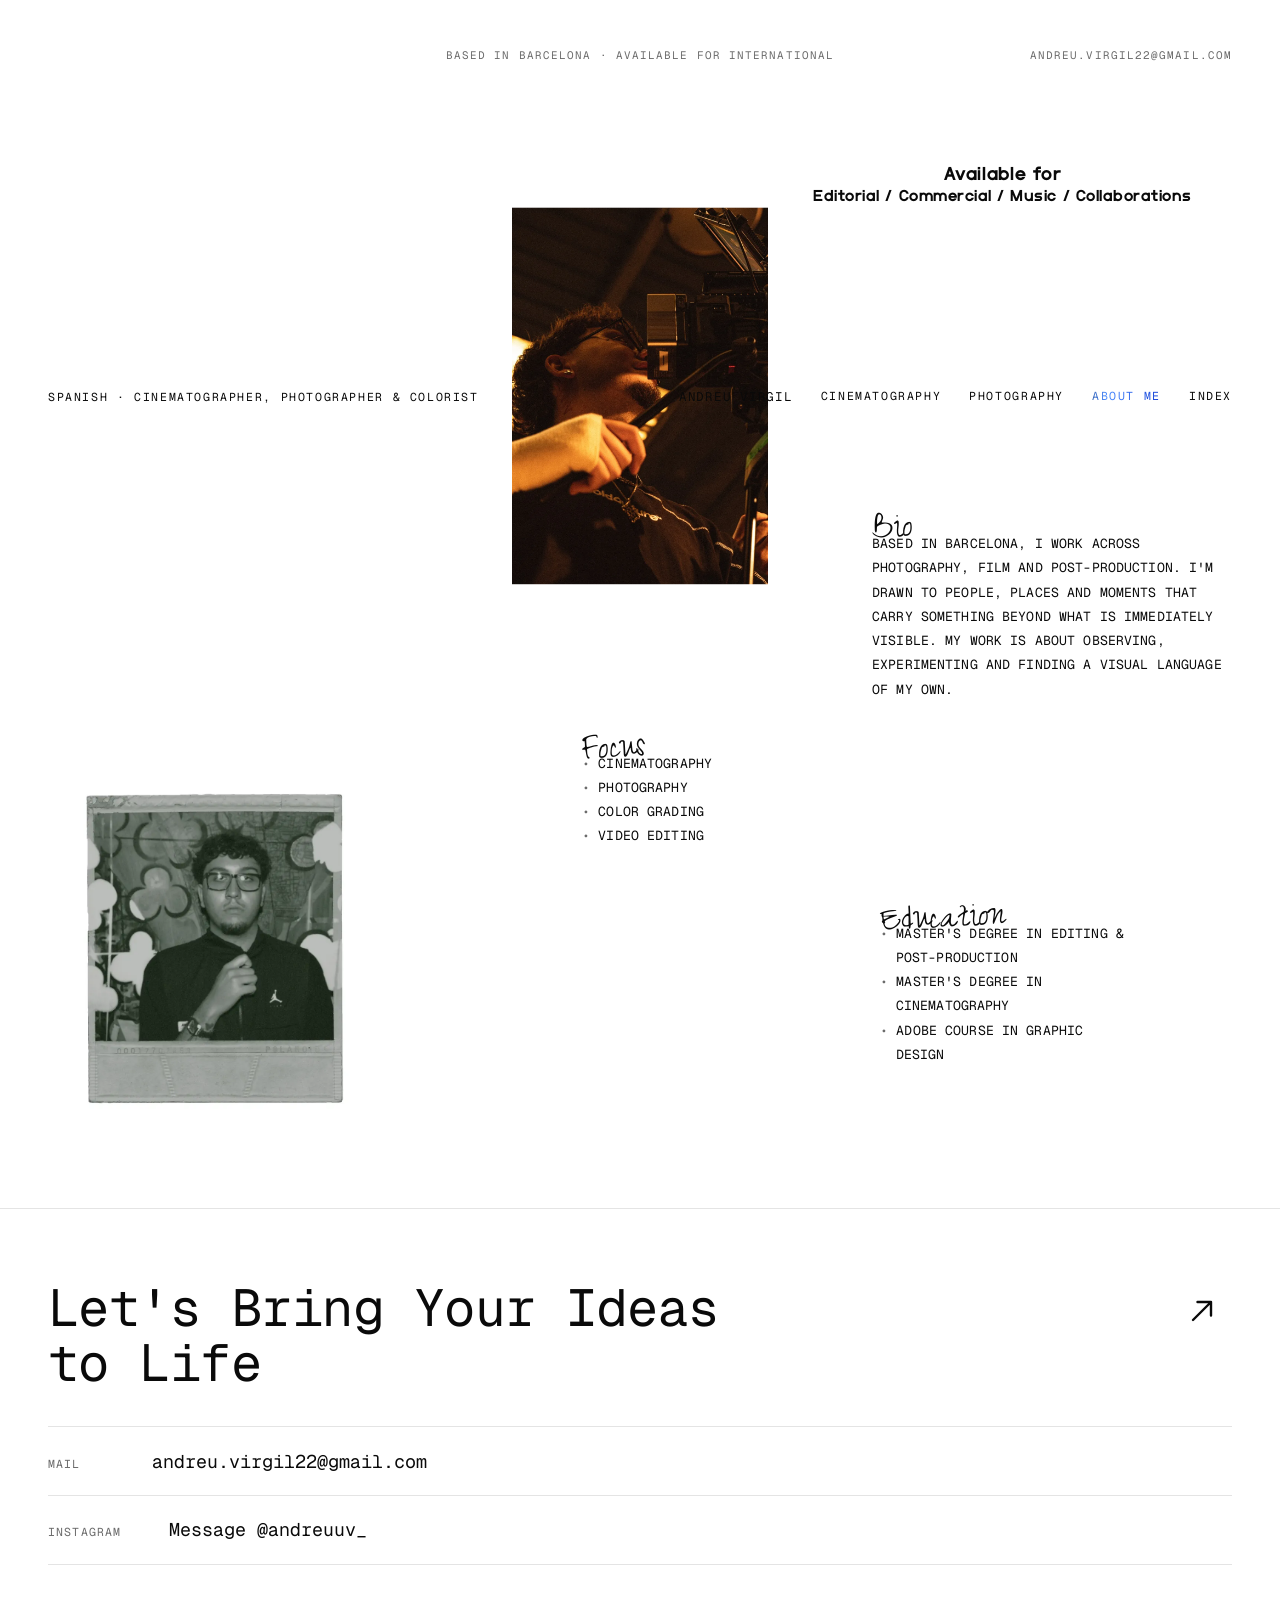
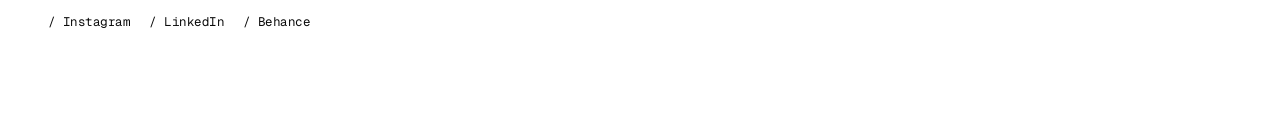
<file: info.html>
<html lang="en">
<meta charset="UTF-8">
<title>Info — Andreu Virgil</title>
<meta name="viewport" content="width=device-width, initial-scale=1">
<meta name="description" content="Andreu Virgil — Spanish cinematographer, photographer and colorist based in Barcelona. Contact and CV.">
<meta name="theme-color" content="#ffffff">
<link rel="canonical" href="https://andreuvirgil.com/info.html">
<meta property="og:type" content="website">
<meta property="og:site_name" content="Andreu Virgil">
<meta property="og:title" content="Info — Andreu Virgil">
<meta property="og:description" content="Andreu Virgil — Spanish cinematographer, photographer and colorist based in Barcelona. Contact and CV.">
<meta property="og:url" content="https://andreuvirgil.com/info.html">
<meta property="og:image" content="https://andreuvirgil.com/assets/images/home-poster.webp">
<meta name="twitter:card" content="summary_large_image">
<link rel="icon" type="image/webp" href="assets/images/favicon.webp">
<link rel="preload" href="assets/fonts/geist-mono/GeistMono-Regular.woff2" as="font" type="font/woff2" crossorigin>
<link rel="preload" href="assets/fonts/epoch/Epoch.otf" as="font" type="font/otf" crossorigin>
<link rel="stylesheet" href="css/style.css">
<link rel="stylesheet" href="css/info.css">
<script src="js/media-placeholder.js"></script>

<body class="info-page-body">

  <div class="info-top">
    <span class="info-top__spacer" aria-hidden="true"></span>
    <span class="info-top__location">Based in Barcelona · Available for international</span>
    <a class="info-top__email" href="mailto:andreu.virgil22@gmail.com">andreu.virgil22@gmail.com</a>
  </div>

  <main class="info-hero">
    <span class="page-contact info-tagline" aria-hidden="false">Spanish · Cinematographer, Photographer &amp; Colorist</span>

    <nav class="site-nav site-nav--light site-nav--corner site-nav--absolute-center" aria-label="Primary">
      <a class="site-nav__brand" href="index.html">Andreu Virgil</a>
      <div class="site-nav__links">
        <a href="film.html">Cinematography</a>
        <a href="photography.html">Photography</a>
        <a href="info.html" aria-current="page">About Me</a>
        <a href="tracklist.html">Index</a>
      </div>
      <button class="site-nav__menu-toggle" type="button" data-menu-open>Menu</button>
    </nav>

    <div class="info-portrait">
      <img src="assets/images/info/portrait.webp" alt="Andreu Virgil" fetchpriority="high" decoding="async"
        data-fallback-label="assets/images/info/portrait.webp">
    </div>

    <div class="info-available">
      <h2>Available for</h2>
      <p>Editorial / Commercial / Music / Collaborations</p>
    </div>

    <div class="info-bio">
      <span class="info-bio__mark">Bio</span>
      <p>
        Based in Barcelona, I work across photography, film and post-production.
        I'm drawn to people, places and moments that carry something beyond what
        is immediately visible. My work is about observing, experimenting and
        finding a visual language of my own.
      </p>
    </div>
  </main>

  <section class="info-more">
    <div class="info-more__photo">
      <img src="assets/images/info/contact.webp" alt="" loading="lazy"
        data-fallback-label="assets/images/info/contact.webp">
    </div>
    <div class="info-more__col info-more__col--focus">
      <span class="info-more__mark">Focus</span>
      <ul class="info-more__list">
        <li>Cinematography</li>
        <li>Photography</li>
        <li>Color Grading</li>
        <li>Video Editing</li>
      </ul>
    </div>
    <div class="info-more__col info-more__col--education">
      <span class="info-more__mark">Education</span>
      <ul class="info-more__list">
        <li>Master's Degree in Editing &amp; Post-Production</li>
        <li>Master's Degree in Cinematography</li>
        <li>Adobe Course in Graphic Design</li>
      </ul>
    </div>
  </section>

  <!-- Rebuilt to match a reference layout Andreu sent (big title + arrow,
       divider, label/value contact rows, social links row below) — per
       explicit "vamos a cambiar el layout" request. Replaces both the old
       giant email/CTA statement and the standalone .info-socials nav that
       used to sit above it (folded in here instead, so the social links
       only appear once on the page). -->
  <section class="info-contact">
    <header class="info-contact__head">
      <h2 class="info-contact__title">Let's Bring Your Ideas to Life</h2>
      <a class="info-contact__arrow" href="mailto:andreu.virgil22@gmail.com" aria-label="Email Andreu">
        <svg viewBox="0 0 24 24" fill="none" stroke="currentColor" stroke-width="1.6" stroke-linecap="round" stroke-linejoin="round"><path d="M6 18L18 6M18 6H9M18 6V15"/></svg>
      </a>
    </header>

    <div class="info-contact__rows">
      <div class="info-contact__row">
        <span class="info-contact__row-label">Mail</span>
        <a class="info-contact__row-value" href="mailto:andreu.virgil22@gmail.com">andreu.virgil22@gmail.com</a>
      </div>
      <div class="info-contact__row">
        <span class="info-contact__row-label">Instagram</span>
        <a class="info-contact__row-value" href="https://ig.me/m/andreuuv_" target="_blank" rel="noopener noreferrer">Message @andreuuv_</a>
      </div>
    </div>

    <nav class="info-contact__socials" aria-label="Social">
      <a href="https://www.instagram.com/andreuuv_/" target="_blank" rel="noopener noreferrer">/ Instagram</a>
      <a href="https://www.linkedin.com/in/andreu-virgil-507486316/" target="_blank" rel="noopener noreferrer">/ LinkedIn</a>
      <a href="https://www.behance.net/andreuuv/projects" target="_blank" rel="noopener noreferrer">/ Behance</a>
    </nav>
  </section>

  <!-- ============ Overlay menu (mobile nav + INDEX) ============ -->
  <div class="overlay-menu" id="overlay-menu" aria-hidden="true">
    <div class="overlay-menu__top">
      <a class="label" href="tracklist.html">Index</a>
      <button class="overlay-menu__close" type="button" data-menu-close>Close</button>
    </div>
    <div class="overlay-menu__body">
      <div>
        <div class="overlay-menu__group-title">Work</div>
        <div class="overlay-menu__links">
          <a href="film.html">Cinematography</a>
          <a href="photography.html">Photography</a>
        </div>
        <div class="overlay-menu__sub">
          <a href="photography.html#analog">Analog</a>
          <a href="photography.html#digital">Digital</a>
        </div>
      </div>
      <div>
        <div class="overlay-menu__group-title">Studio</div>
        <div class="overlay-menu__links">
          <a href="info.html">About Me</a>
          <a href="index.html">Home</a>
        </div>
      </div>
    </div>
    <div class="overlay-menu__bottom">
      <a href="mailto:andreu.virgil22@gmail.com">andreu.virgil22@gmail.com</a>
      <span>Barcelona · Available for international</span>
    </div>
  </div>

  <script src="js/nav.js"></script>
  <script src="js/info.js"></script>
  <!-- js/info-fit.js dropped from this page — it only ever targeted the
       old giant email/CTA statement, which this section replaced. Left
       the file itself on disk in case that comes back. -->
</body>
</file>
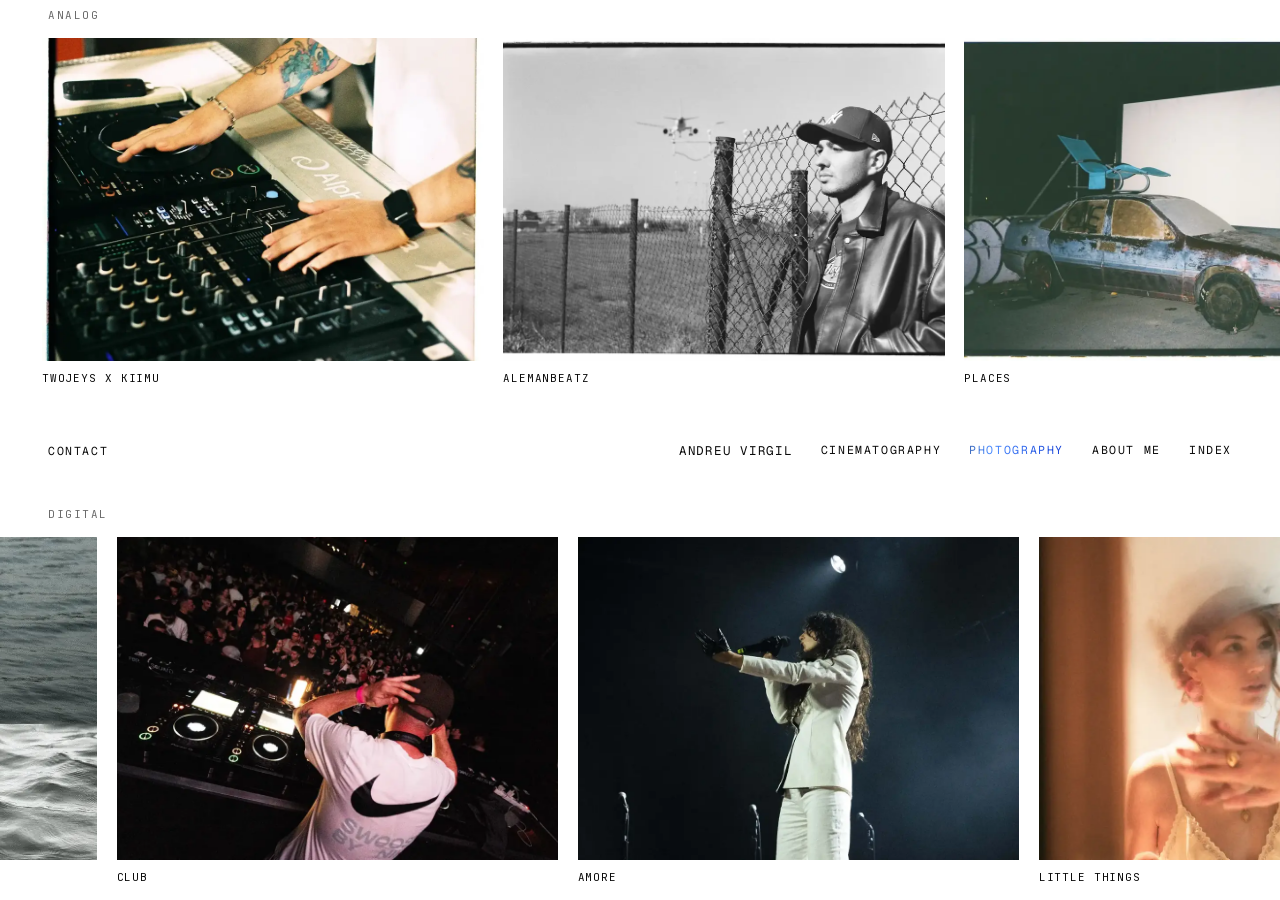
<file: photography.html>
<html lang="en">
<meta charset="UTF-8">
<title>Photography — Andreu Virgil</title>
<meta name="viewport" content="width=device-width, initial-scale=1">
<meta name="description" content="Analog and digital photography collections by Andreu Virgil.">
<meta name="theme-color" content="#ffffff">
<link rel="canonical" href="https://andreuvirgil.com/photography.html">
<meta property="og:type" content="website">
<meta property="og:site_name" content="Andreu Virgil">
<meta property="og:title" content="Photography — Andreu Virgil">
<meta property="og:description" content="Analog and digital photography collections by Andreu Virgil.">
<meta property="og:url" content="https://andreuvirgil.com/photography.html">
<meta property="og:image" content="https://andreuvirgil.com/assets/images/home-poster.webp">
<meta name="twitter:card" content="summary_large_image">
<link rel="icon" type="image/webp" href="assets/images/favicon.webp">
<link rel="preload" href="assets/fonts/geist-mono/GeistMono-Regular.woff2" as="font" type="font/woff2" crossorigin>
<link rel="preload" href="assets/fonts/jetbrains-mono/JetBrainsMono-latin.woff2" as="font" type="font/woff2" crossorigin>
<link rel="stylesheet" href="css/style.css">
<link rel="stylesheet" href="css/photography.css">
<script src="js/media-placeholder.js"></script>

<body class="photo-page-body">

  <nav class="site-nav site-nav--light site-nav--corner site-nav--pin-viewport" aria-label="Primary">
    <a class="site-nav__brand" href="index.html">Andreu Virgil</a>
    <div class="site-nav__links">
      <a href="film.html">Cinematography</a>
      <a href="photography.html" aria-current="page">Photography</a>
      <a href="info.html">About Me</a>
      <a href="tracklist.html">Index</a>
    </div>
    <button class="site-nav__menu-toggle" type="button" data-menu-open>Menu</button>
  </nav>

  <a class="page-contact" href="https://www.instagram.com/andreuuv_/" target="_blank" rel="noopener noreferrer">Contact</a>

  <main class="photo-page">
    <section id="analog" class="photo-strip-section photo-strip-section--top">
      <span class="photo-strip-section__label">Analog</span>
      <div id="grid-analog" class="photo-strip"></div>
    </section>

    <section id="digital" class="photo-strip-section photo-strip-section--bottom">
      <span class="photo-strip-section__label">Digital</span>
      <div id="grid-digital" class="photo-strip photo-strip--reverse"></div>
    </section>
  </main>

  <!-- ============ Overlay menu (mobile nav + INDEX) ============ -->
  <div class="overlay-menu" id="overlay-menu" aria-hidden="true">
    <div class="overlay-menu__top">
      <a class="label" href="tracklist.html">Index</a>
      <button class="overlay-menu__close" type="button" data-menu-close>Close</button>
    </div>
    <div class="overlay-menu__body">
      <div>
        <div class="overlay-menu__group-title">Work</div>
        <div class="overlay-menu__links">
          <a href="film.html">Cinematography</a>
          <a href="photography.html">Photography</a>
        </div>
        <div class="overlay-menu__sub">
          <a href="photography.html#analog">Analog</a>
          <a href="photography.html#digital">Digital</a>
        </div>
      </div>
      <div>
        <div class="overlay-menu__group-title">Studio</div>
        <div class="overlay-menu__links">
          <a href="info.html">About Me</a>
          <a href="index.html">Home</a>
        </div>
      </div>
    </div>
    <div class="overlay-menu__bottom">
      <a href="mailto:andreu.virgil22@gmail.com">andreu.virgil22@gmail.com</a>
      <span>Barcelona · Available for international</span>
    </div>
  </div>

  <script src="js/photography.js"></script>
  <script src="js/nav.js"></script>
</body>
</file>
<file: css/style.css>
/* ==========================================================================
   ANDREU VIRGIL — PORTFOLIO
   Global stylesheet: tokens, reset, nav, footer, grids, utilities
   ========================================================================== */

/* Self-hosted fonts (no render-blocking Google Fonts @import — it used to
   pull 6 families, only JetBrains Mono and Zeyada were actually used).
   JetBrains Mono is a variable font (one file covers 400/500). */
@font-face {
  font-family: 'JetBrains Mono';
  src: url('../assets/fonts/jetbrains-mono/JetBrainsMono-latin.woff2') format('woff2');
  font-weight: 100 800;
  font-style: normal;
  font-display: swap;
}
@font-face {
  font-family: 'Zeyada';
  src: url('../assets/fonts/zeyada/Zeyada-latin.woff2') format('woff2');
  font-weight: 400;
  font-style: normal;
  font-display: swap;
}

/* Courier Prime — self-hosted from the files supplied by Andreu
   (assets/fonts/courier-prime/), used for the home page's top-bar texts. */
@font-face {
  font-family: 'Courier Prime';
  src: url('../assets/fonts/courier-prime/CourierPrime-Regular.ttf') format('truetype');
  font-weight: 400;
  font-style: normal;
  font-display: swap;
}
@font-face {
  font-family: 'Courier Prime';
  src: url('../assets/fonts/courier-prime/CourierPrime-Bold.ttf') format('truetype');
  font-weight: 700;
  font-style: normal;
  font-display: swap;
}
@font-face {
  font-family: 'Courier Prime';
  src: url('../assets/fonts/courier-prime/CourierPrime-Italic.ttf') format('truetype');
  font-weight: 400;
  font-style: italic;
  font-display: swap;
}
@font-face {
  font-family: 'Courier Prime';
  src: url('../assets/fonts/courier-prime/CourierPrime-BoldItalic.ttf') format('truetype');
  font-weight: 700;
  font-style: italic;
  font-display: swap;
}

/* Geist Mono — self-hosted from the file supplied by Andreu
   (assets/fonts/geist-mono/), used regular-weight for the home page's
   top nav (name + Photography/Cinematography/Index/About Me). It's a
   variable font; we only need the Regular instance here. */
@font-face {
  font-family: 'Geist Mono';
  src: url('../assets/fonts/geist-mono/GeistMono-Regular.woff2') format('woff2'),
       url('../assets/fonts/geist-mono/GeistMono-VariableFont_wght.ttf') format('truetype-variations');
  font-weight: 400;
  font-style: normal;
  font-display: swap;
}

/* Epoch — self-hosted from the file supplied by Andreu
   (assets/fonts/epoch/), used for the home page's bottom-left big menu
   (Photography/Cinematography/Index/About me). */
@font-face {
  font-family: 'Epoch';
  src: url('../assets/fonts/epoch/Epoch.otf') format('opentype');
  font-weight: 400;
  font-style: normal;
  font-display: swap;
}

/* LEMON MILK — self-hosted from the file supplied by Andreu
   (assets/fonts/lemon-milk/), used for the Info page's big email/CTA
   statement. Only the Bold cut is installed (that's all that was asked
   for). LICENSE NOTE: the free version is donationware — free for
   personal/non-commercial use, requests a "pay what you want" donation
   for commercial use (see assets/fonts/lemon-milk/LICENSE.txt) — this is
   a commercial portfolio site, so a donation to the type designer
   (marsnev@marsnev.com / marsnev.com) would be the right thing to do.
   Also: the free cut has NO lowercase glyphs at all (uppercase-only) —
   always pair with text-transform:uppercase, never render it lowercase. */
@font-face {
  font-family: 'LEMON MILK';
  src: url('../assets/fonts/lemon-milk/LEMONMILK-Bold.otf') format('opentype');
  font-weight: 700;
  font-style: normal;
  font-display: swap;
}

:root {
  --bg: #ffffff;
  --fg: #0a0a0a;
  --fg-soft: #6b6b6b;
  --line: #e4e4e4;
  --overlay-fg: #f5f5f5;
  --overlay-fg-soft: rgba(245, 245, 245, 0.72);

  --font-mono: 'JetBrains Mono', ui-monospace, SFMono-Regular, Menlo, Consolas, monospace;
  --font-hand: 'Zeyada', cursive; /* matches the "Bio" mark on the real andreuuv.xyz */
  --font-courier: 'Courier Prime', 'Courier New', ui-monospace, monospace;
  --font-geist: 'Geist Mono', ui-monospace, SFMono-Regular, Menlo, monospace;
  --font-display: 'Epoch', 'Oswald', ui-sans-serif, system-ui, sans-serif; /* home page's bottom-left big menu */
  /* Info page's big email/CTA statement — Bebas Neue, from Google Fonts
     (OFL license, no restrictions), per Andreu's exact Photoshop mockup
     specs (font/size/tracking measured directly from his file). Tried
     Epoch, Archivo Black, Space Grotesk, LEMON MILK, and Arial Black
     before landing here. Single weight (Regular) — it's a condensed
     display face, no bold cut needed or available. */
  --font-square: 'Bebas Neue', ui-sans-serif, sans-serif;

  --nav-gap: clamp(1.5rem, 4vw, 5.5rem);
  --edge: clamp(1.25rem, 4vw, 3rem);
  --max-w: 1800px;

  --dur: 0.4s;
  --ease: cubic-bezier(.16,.84,.44,1);
}

* { box-sizing: border-box; }
html { -webkit-text-size-adjust: 100%; }

body {
  margin: 0;
  background: var(--bg);
  color: var(--fg);
  font-family: var(--font-mono);
  font-weight: 400;
  -webkit-font-smoothing: antialiased;
  /* overflow-y must stay explicit: setting only overflow-x makes the UA
     compute overflow-y as `auto`, which turns <body> into its own scroll
     container instead of the viewport — and that breaks/repaints
     `position: fixed` elements unreliably in some engines. */
  overflow-x: hidden;
  overflow-y: visible;
}

img, video { max-width: 100%; display: block; }

a { color: inherit; text-decoration: none; }

ul { list-style: none; margin: 0; padding: 0; }

button {
  font-family: inherit;
  background: none;
  border: none;
  color: inherit;
  cursor: pointer;
  padding: 0;
}

.label {
  font-size: 0.72rem;
  letter-spacing: 0.14em;
  text-transform: uppercase;
}

.visually-hidden {
  position: absolute;
  width: 1px; height: 1px;
  overflow: hidden;
  clip: rect(0 0 0 0);
  white-space: nowrap;
}

/* --------------------------------------------------------------------------
   NAV — shared across every page. Two visual modes:
   .site-nav--overlay  → light text over a photo/video (home)
   .site-nav--light    → dark text on white background (inner pages)
   -------------------------------------------------------------------------- */

.site-nav {
  position: absolute;
  left: 0;
  right: 0;
  top: 50%;
  transform: translateY(-50%);
  z-index: 40;
  display: flex;
  align-items: center;
  justify-content: flex-end;
  gap: var(--nav-gap);
  padding: 0 var(--edge);
  font-family: var(--font-geist);
  font-weight: 400;
  /* This box spans the full viewport width (left:0; right:0) even though
     the visible nav content only sits at the right edge — real bug found
     on the Film page: with .site-nav--pin-viewport (position:fixed), that
     empty left-hand strip was sitting on top of (and silently eating
     hover/click on) any scrolling list content that happened to cross
     the nav's vertical band, since a block's full box captures pointer
     events even where nothing is visibly rendered there. pointer-events:
     none here + auto on the actual interactive children (below) makes
     only the real nav content clickable/hoverable, letting everything
     else pass through to whatever's actually underneath. */
  pointer-events: none;
}
.site-nav__brand,
.site-nav__links a,
.site-nav__menu-toggle {
  pointer-events: auto;
}

.site-nav__brand {
  margin-right: auto;
  font-size: 0.78rem;
  letter-spacing: 0.14em;
  text-transform: uppercase;
}

.site-nav__links {
  display: flex;
  align-items: center;
  gap: var(--nav-gap);
}

/* Hover/current-page: the word sweeps from its resting color to a strong
   blue, as a gradient — every page paints the same gradient on the text at
   all times and only animates its position, so the color change reads as
   gradual. --nav-hover-base is the resting color, set per nav variant. */
.site-nav__links a,
.site-nav__links button {
  font-size: 0.72rem;
  letter-spacing: 0.14em;
  text-transform: uppercase;
  white-space: nowrap;
  position: relative;
  background-image: linear-gradient(90deg,
    var(--nav-hover-base) 0%, var(--nav-hover-base) 40%,
    #4d8dff 70%, #1440d6 100%);
  background-size: 260% 100%;
  background-position: 0% 0%;
  -webkit-background-clip: text;
  background-clip: text;
  -webkit-text-fill-color: transparent;
  color: transparent;
  transition: background-position 0.5s var(--ease);
}
.site-nav__links a:hover,
.site-nav__links button:hover,
.site-nav__links a[aria-current="page"] {
  background-position: 100% 0%;
}

.site-nav--overlay { color: var(--overlay-fg); --nav-hover-base: var(--overlay-fg); }
.site-nav--light {
  color: var(--fg);
  --nav-hover-base: var(--fg);
  position: static;
  transform: none;
  padding: var(--edge);
}

/* Home hero nav: vertically centered in the hero, but pushed over to the
   right edge (same --edge margin that .hero__available keeps on the left)
   instead of centered horizontally. */
.site-nav--corner {
  top: 50%;
  transform: translateY(-50%);
  align-items: flex-start;
  justify-content: flex-end;
  gap: 1.75rem;
}
.site-nav--corner .site-nav__brand,
.site-nav--corner .site-nav__links a,
.site-nav--corner .site-nav__links button,
.site-nav--corner .site-nav__menu-toggle {
  padding-top: 0.15rem;
}
.site-nav--corner .site-nav__brand {
  margin-right: 0;
}
.site-nav--corner .site-nav__links {
  gap: 1.75rem;
}
@media (max-width: 720px) {
  .site-nav--corner .site-nav__brand { display: none; }
  .site-nav.site-nav--corner {
    justify-content: flex-end;
    top: var(--edge);
    transform: none;
  }
}
.site-nav--inline { color: var(--fg); --nav-hover-base: var(--fg); position: static; transform: none; padding: 0; justify-content: flex-start; }
.site-nav--inline .site-nav__links { margin-left: auto; }

/* Pins a nav to the viewport (not the page) so it stays put — centered
   vertically, same edge margin as the home nav — while the page scrolls.
   Combine with .site-nav--corner for the same layout as the home nav; keep
   .site-nav--light/--overlay for the color scheme. */
.site-nav--pin-viewport {
  position: fixed !important;
  padding: 0 var(--edge) !important;
  /* Chromium can fail to repaint a fixed element that uses
     background-clip:text (our gradient-hover links) while the page
     scrolls, since scrolling is compositor-only and skips it. Forcing
     this onto its own GPU layer keeps it repainting correctly. */
  will-change: transform;
  transform: translateY(-50%) translateZ(0);
}

/* Sits centered in the middle of its own section (needs a
   position:relative ancestor, e.g. a hero wrapper) instead of the
   viewport — so it looks the same at rest but scrolls away with the page
   instead of tracking the scroll like .site-nav--pin-viewport does. */
.site-nav--absolute-center {
  position: absolute !important;
  padding: 0 var(--edge) !important;
}

/* A single link mirroring the nav on the opposite edge — same font, same
   position/size (fixed, vertically centered, same --edge margin) and the
   same white/dark → blue gradient hover as the nav links. */
.page-contact {
  position: fixed;
  left: var(--edge);
  top: 50%;
  z-index: 40;
  font-family: var(--font-geist);
  font-weight: 400;
  font-size: 0.72rem;
  letter-spacing: 0.14em;
  text-transform: uppercase;
  background-image: linear-gradient(90deg,
    var(--nav-hover-base, var(--fg)) 0%, var(--nav-hover-base, var(--fg)) 40%,
    #4d8dff 70%, #1440d6 100%);
  background-size: 260% 100%;
  background-position: 0% 0%;
  -webkit-background-clip: text;
  background-clip: text;
  -webkit-text-fill-color: transparent;
  color: transparent;
  transition: background-position 0.5s var(--ease);
  will-change: transform;
  transform: translateY(-50%) translateZ(0);
}
.page-contact:hover {
  background-position: 100% 0%;
}
@media (max-width: 720px) {
  .page-contact { top: var(--edge); transform: translateZ(0); }
}

/* inner pages: nav sits inline at the top instead of centered over media */
.page-header {
  display: flex;
  align-items: center;
  justify-content: space-between;
  padding: var(--edge);
  gap: 1rem;
}
.page-header__meta {
  font-size: 0.68rem;
  letter-spacing: 0.1em;
  text-transform: uppercase;
  color: var(--fg-soft);
}

@media (max-width: 720px) {
  .site-nav__links { display: none; }
  .site-nav { justify-content: space-between; }
  .site-nav__brand { margin-right: 0; }
  .site-nav__menu-toggle { display: inline-flex !important; }
}

/* Brand grouped in with the links (wherever it sits in the markup —
   first or last) instead of pinned to the far left with the links pushed
   to the far right — the whole nav sits together as one group. */
.site-nav__brand--grouped {
  margin-right: 0;
}
@media (max-width: 720px) {
  .site-nav.site-nav--grouped { justify-content: flex-end; }
}

.site-nav__menu-toggle {
  display: none;
  font-size: 0.72rem;
  letter-spacing: 0.14em;
  text-transform: uppercase;
}

/* --------------------------------------------------------------------------
   FULLSCREEN OVERLAY MENU (mobile nav + INDEX)
   -------------------------------------------------------------------------- */

.overlay-menu {
  position: fixed;
  inset: 0;
  z-index: 100;
  background: var(--fg);
  color: var(--overlay-fg);
  display: flex;
  flex-direction: column;
  justify-content: space-between;
  padding: var(--edge);
  opacity: 0;
  visibility: hidden;
  transition: opacity var(--dur) var(--ease), visibility var(--dur);
}
.overlay-menu.is-open { opacity: 1; visibility: visible; }

.overlay-menu__top {
  display: flex;
  justify-content: space-between;
  align-items: center;
}

.overlay-menu__close {
  font-size: 0.72rem;
  letter-spacing: 0.14em;
  text-transform: uppercase;
}

.overlay-menu__body {
  flex: 1;
  display: flex;
  flex-direction: column;
  justify-content: center;
  gap: 2.5rem;
}

.overlay-menu__group-title {
  font-size: 0.65rem;
  letter-spacing: 0.14em;
  text-transform: uppercase;
  color: var(--overlay-fg-soft);
  margin-bottom: 0.9rem;
}

.overlay-menu__links {
  display: flex;
  flex-direction: column;
  gap: 0.35rem;
}

.overlay-menu__links a {
  font-size: clamp(1.4rem, 4vw, 2.4rem);
  letter-spacing: 0;
  text-transform: uppercase;
  line-height: 1.35;
  transition: opacity var(--dur) var(--ease), padding-left var(--dur) var(--ease);
}
.overlay-menu__links a:hover { opacity: 0.55; padding-left: 0.5rem; }

.overlay-menu__sub {
  display: flex;
  flex-wrap: wrap;
  gap: 0.5rem 1.5rem;
  margin-top: 0.6rem;
}
.overlay-menu__sub a {
  font-size: 0.72rem;
  letter-spacing: 0.1em;
  text-transform: uppercase;
  color: var(--overlay-fg-soft);
}
.overlay-menu__sub a:hover { color: var(--overlay-fg); }

.overlay-menu__bottom {
  display: flex;
  justify-content: space-between;
  font-size: 0.68rem;
  letter-spacing: 0.1em;
  text-transform: uppercase;
  color: var(--overlay-fg-soft);
  flex-wrap: wrap;
  gap: 0.5rem;
}
.overlay-menu__bottom a:hover { color: var(--overlay-fg); }

body.menu-open { overflow: hidden; }

/* --------------------------------------------------------------------------
   FOOTER
   -------------------------------------------------------------------------- */

.site-footer {
  display: flex;
  justify-content: space-between;
  align-items: center;
  padding: var(--edge);
  font-size: 0.65rem;
  letter-spacing: 0.1em;
  text-transform: uppercase;
  color: var(--fg-soft);
  border-top: 1px solid var(--line);
  gap: 1rem;
  flex-wrap: wrap;
}

/* --------------------------------------------------------------------------
   PLACEHOLDER MEDIA — shown until real assets are dropped in
   -------------------------------------------------------------------------- */

.media-placeholder {
  position: relative;
  width: 100%;
  height: 100%;
  background:
    repeating-linear-gradient(135deg, #ececec, #ececec 10px, #e2e2e2 10px, #e2e2e2 20px);
  display: flex;
  align-items: flex-end;
  padding: 0.75rem;
}
.media-placeholder__label {
  font-size: 0.62rem;
  letter-spacing: 0.06em;
  color: #8a8a8a;
  line-height: 1.4;
  word-break: break-all;
}

/* --------------------------------------------------------------------------
   SECTION HEADINGS shared by inner pages
   -------------------------------------------------------------------------- */

.section-heading {
  display: flex;
  align-items: baseline;
  gap: 1rem;
  padding: 0 var(--edge);
  margin: clamp(2.5rem, 6vw, 5rem) 0 1.5rem;
}
.section-heading h2 {
  margin: 0;
  font-size: clamp(1.1rem, 2.4vw, 1.6rem);
  letter-spacing: 0.04em;
  text-transform: uppercase;
  font-weight: 500;
}
.section-heading span {
  font-size: 0.68rem;
  letter-spacing: 0.1em;
  text-transform: uppercase;
  color: var(--fg-soft);
}
.section-heading::after {
  content: '';
  flex: 1;
  height: 1px;
  background: var(--line);
}
</file>
<file: css/info.css>
/* Info — same composition language as the other pages: portrait dead
   center, tagline pinned to the left, same height as the nav, but NOT
   fixed — absolute within the hero, so it scrolls away with the page
   just like the nav does — and "Based in Barcelona…" centered at the
   top. */

body.info-page-body {
  font-family: var(--font-geist);
  overflow-x: hidden;
  /* Height of .info-top, used to keep the fixed bar from covering the
     hero content underneath it and to keep the nav lined up with the
     tagline (both below reference this same number). */
  --topbar-h: calc(2 * var(--edge) + 15px);
  /* Focus's left edge sits on this x (was also shared with the photo's
     position at one point — the photo now uses --edge directly instead). */
  --focus-x: calc(50% - (clamp(220px, 20vw, 320px) / 2) + 70px); /* was +150px — moved left */
}

.info-top {
  position: fixed;
  top: 0;
  left: 0;
  right: 0;
  z-index: 40;
  display: grid;
  grid-template-columns: 1fr auto 1fr;
  align-items: center;
  gap: 1rem;
  padding: var(--edge);
  font-size: 0.68rem;
  letter-spacing: 0.1em;
  text-transform: uppercase;
  color: var(--fg-soft);
  background: var(--bg);
}
.info-top__location {
  justify-self: center;
  text-align: center;
}
.info-top__email {
  justify-self: end;
}
.info-top__email:hover { color: var(--fg); }

/* Tagline: styled like the nav (Geist Mono, same gradient hover), pinned
   to the left edge, same height as the nav — and now NOT fixed, per
   explicit request ("la quiero sin fijar a la misma altura que el menu").
   Overrides the shared .page-contact default (which is position:fixed)
   the same way .site-nav--absolute-center overrides the nav — absolute
   within .info-hero, so it scrolls away with the page instead of
   trailing you the whole way down. This has flip-flopped a couple of
   times already; if it needs to go back to fixed, that's just deleting
   this override. */
.info-tagline {
  position: absolute !important;
}

.info-hero {
  position: relative;
  /* Shorter than a full viewport on purpose (was 100svh) — leaves a
     visible sliver of Focus/Education peeking in at the bottom of the
     first screen, as a "there's more, scroll down" cue. Portrait/nav/
     tagline are all centered *within this box*, not the viewport, so they
     shift up together with it and stay in sync with each other (the
     tagline used to be position:fixed against the viewport instead, which
     is what made this safe to shorten — see .info-tagline above). */
  min-height: 88svh;
  padding-top: var(--topbar-h);
}

.info-portrait {
  position: absolute;
  left: 50%;
  top: 50%; /* .info-top is fixed and out of flow now, so the hero is
               exactly 100svh tall and plain 50% is already centered
               on the visible viewport */
  transform: translate(-50%, -50%);
  width: clamp(220px, 20vw, 320px);
  aspect-ratio: 262 / 386; /* measured from andreuuv.xyz/info/ */
  overflow: hidden;
  background: #ececec;
  transition: transform 1.6s var(--ease);
}
.info-portrait img {
  width: 100%;
  height: 100%;
  object-fit: cover;
}
/* Plain hover: tilts + zooms in while the cursor is over it, eases back
   to normal on mouseleave (was sticky — stayed tilted forever once
   triggered — reverted per explicit request). */
.info-portrait:hover {
  transform: translate(-50%, -50%) rotate(-4deg) scale(1.08);
}

.info-available {
  position: absolute;
  /* "top" is a fixed length (not a %), so — unlike the portrait/nav —
     it doesn't automatically clear the fixed .info-top bar on its own;
     add that height back in explicitly. */
  top: calc(var(--topbar-h) + clamp(2rem, 6vh, 4rem));
  right: calc(var(--edge) + 2.5rem);
  text-align: center;
}
.info-available h2 {
  margin: 0;
  font-family: var(--font-display); /* same face as Home's big bottom-left menu */
  font-size: clamp(1rem, 2.2vw, 1.3rem);
  letter-spacing: 0.03em;
  text-transform: none; /* Epoch reads better in its natural casing, like the Home menu */
  /* Epoch.otf only ships weight 400 — 700 would force a synthetic/fake
     bold (same lesson learned on Home's big menu). */
  font-weight: 400;
  white-space: nowrap;
}
.info-available p {
  margin: 0.3rem 0 0;
  font-family: var(--font-display); /* same face as Home's big bottom-left menu */
  font-size: clamp(0.9rem, 1.8vw, 1.1rem);
  letter-spacing: 0.03em;
  text-transform: none; /* Epoch reads better in its natural casing, like the Home menu */
  /* Epoch.otf only ships weight 400 — 700 would force a synthetic/fake
     bold (same lesson learned on Home's big menu). */
  font-weight: 400;
  white-space: nowrap;
}

.info-bio {
  position: absolute;
  bottom: clamp(3rem, 10vh, 6rem);
  right: var(--edge);
  max-width: 36ch;
  text-align: left;
}
.info-bio__mark {
  font-family: var(--font-hand);
  font-size: 2.4rem;
  line-height: 1;
  margin-bottom: -1.4rem; /* was -0.75rem, then -1.1rem — pulled in further still */
  display: inline-block;
  /* Nudged up in two rounds now (3px, then +5px more), away from the text
     below, per explicit follow-up requests for a little more separation
     from the heavy overlap above. */
  transform: rotate(-3deg) translateY(-8px);
}
.info-bio p {
  font-size: 0.82rem;
  line-height: 1.85;
  letter-spacing: 0.01em;
  text-transform: uppercase;
  /* Overlapping the mark on purpose, per explicit request (was 0.9rem,
     then 0.2rem, then -0.15rem — pushed further negative still). */
  margin: -0.4rem 0 0;
}

/* Focus / Education — Focus lines up under the portrait's left edge,
   Education sits under/near the Bio block. Staggered diagonally (Focus
   up, Education down — "zigzag", like a TikTok feed) per explicit
   request, so there's a deliberate reason to scroll and the two feel like
   separate beats instead of one row. The Contact photo now lives in here
   too (moved from .info-contact per explicit "put the image where I
   marked it" follow-up) — big, left-aligned, near the top of the section.
   min-height enlarged to fit all three without the next section
   (.info-contact) colliding into it. */
.info-more {
  position: relative;
  padding: 0 var(--edge) clamp(3rem, 8vh, 5rem);
  min-height: clamp(26rem, 40vh, 32rem);
}
.info-more__photo {
  position: absolute;
  left: var(--edge);
  top: -15px; /* was -40px — lowered ~25px per explicit request */
  width: clamp(240px, 26vw, 360px); /* was clamp(300px, 34vw, 460px) — sized down per explicit request */
}
.info-more__photo img {
  display: block;
  width: 100%;
  height: auto; /* native aspect ratio — no aspect-ratio/object-fit crop */
}
.info-more__col {
  position: absolute;
  min-width: 14rem;
}
.info-more__col--focus {
  left: var(--focus-x);
  top: -50px;
}
.info-more__col--education {
  right: calc(var(--edge) + 6rem);
  top: 120px;
}
.info-more__mark {
  font-family: var(--font-hand);
  font-size: 2.4rem;
  line-height: 1;
  margin-bottom: -1.4rem; /* was -0.75rem, then -1.1rem — pulled in further still */
  display: inline-block;
  /* Nudged up in two rounds now (3px, then +5px more), away from the text
     below, per explicit follow-up requests for a little more separation
     from the heavy overlap above. */
  transform: rotate(-3deg) translateY(-8px);
}
.info-more__list {
  /* Overlapping the mark on purpose, per explicit request (was 0.9rem,
     then 0.2rem, then -0.15rem — pushed further negative still). */
  margin: -0.4rem 0 0;
  padding: 0;
  list-style: none;
  font-size: 0.82rem;
  line-height: 1.85;
  letter-spacing: 0.01em;
  text-transform: uppercase;
  max-width: 32ch;
}
.info-more__list li {
  padding-left: 1.2em;
  text-indent: -1.2em;
}
.info-more__list li::before {
  content: '• ';
  color: var(--fg-soft);
}

/* Contact — rebuilt to match a reference layout Andreu sent (big title +
   arrow icon, divider, label/value rows, social links row) per explicit
   "vamos a cambiar el layout" request. Replaces both the old giant
   email/CTA statement (Bebas Neue, then Geist Mono — see git history if
   that's ever wanted back) and the standalone .info-socials nav that used
   to sit above this section (its 3 links live here now instead, so they
   only appear once on the page). No phone/address rows and no photo, per
   explicit request — just Mail + an Instagram DM link, everything
   left-justified (the reference right-aligns its row values; this
   deliberately doesn't). */
.info-contact {
  padding: clamp(3rem, 8vh, 5rem) var(--edge) clamp(4rem, 12vh, 7rem);
  border-top: 1px solid var(--line);
  font-family: var(--font-geist);
}

.info-contact__head {
  display: flex;
  align-items: flex-start;
  justify-content: space-between;
  gap: 1.5rem;
  padding-bottom: clamp(1.5rem, 4vh, 2.5rem);
  border-bottom: 1px solid var(--line);
}
.info-contact__title {
  margin: 0;
  max-width: 22ch;
  font-weight: 400; /* Geist Mono's self-hosted @font-face only registers Regular — see the site-wide note on this */
  font-size: clamp(1.6rem, 5vw, 3.25rem);
  line-height: 1.05;
  letter-spacing: -0.01em;
}
.info-contact__arrow {
  flex: 0 0 auto;
  display: flex;
  align-items: center;
  justify-content: center;
  width: clamp(2.5rem, 5vw, 3.75rem);
  height: clamp(2.5rem, 5vw, 3.75rem);
  color: var(--fg);
  transition: color var(--dur) var(--ease), transform var(--dur) var(--ease);
}
.info-contact__arrow svg { width: 60%; height: 60%; }
.info-contact__arrow:hover {
  color: var(--fg-soft);
  transform: translate(0.15em, -0.15em);
}

.info-contact__rows {
  display: flex;
  flex-direction: column;
}
.info-contact__row {
  display: flex;
  align-items: baseline;
  gap: clamp(1.5rem, 5vw, 3rem);
  padding: clamp(0.9rem, 2.5vh, 1.4rem) 0;
  border-bottom: 1px solid var(--line);
}
.info-contact__row-label {
  flex: 0 0 auto;
  min-width: 8ch;
  font-size: 0.72rem;
  letter-spacing: 0.1em;
  text-transform: uppercase;
  color: var(--fg-soft);
}
.info-contact__row-value {
  color: var(--fg);
  text-decoration: none;
  font-size: clamp(0.95rem, 2vw, 1.15rem);
}
.info-contact__row-value:hover { color: var(--fg-soft); }

.info-contact__socials {
  display: flex;
  flex-wrap: wrap;
  gap: 0.4em 1.5em;
  margin-top: clamp(2rem, 6vh, 3rem);
  font-size: 0.78rem;
  letter-spacing: 0.04em;
}
.info-contact__socials a { color: var(--fg); text-decoration: none; }
.info-contact__socials a:hover { color: var(--fg-soft); }

@media (max-width: 820px) {
  body.info-page-body {
    /* .info-top wraps to two rows on mobile, so it's taller — keep this
       in sync with its real height. */
    --topbar-h: 6.5rem;
  }

  .info-top { grid-template-columns: 1fr; gap: 0.4rem; text-align: center; }
  .info-top__location { grid-row: 1; }
  .info-top__email { justify-self: center; grid-row: 2; }

  .info-tagline {
    position: static;
    transform: none;
    display: block;
    margin: calc(var(--topbar-h) + 1.5rem) auto 0;
    max-width: 26ch;
    text-align: center;
    white-space: normal;
    background-position: 0% 0% !important;
  }

  .info-hero {
    min-height: 0;
    display: flex;
    flex-direction: column;
    align-items: center;
    gap: 2rem;
    padding: calc(var(--topbar-h) + 1.5rem) var(--edge) 3rem;
  }
  .info-portrait,
  .info-available,
  .info-bio {
    position: static;
    transform: none;
    inset: auto;
    max-width: 100%;
    width: 70%;
    text-align: center;
  }
  .info-available h2,
  .info-available p {
    white-space: normal;
  }
  .info-bio { text-align: left; }

  .info-more {
    min-height: 0;
    display: flex;
    flex-direction: column;
    align-items: center;
    gap: 2.5rem;
    padding: 2rem var(--edge) 3rem;
    text-align: center;
  }
  .info-more__photo,
  .info-more__col,
  .info-more__col--focus,
  .info-more__col--education {
    position: static;
    inset: auto;
  }
  .info-more__photo {
    width: 80%;
  }
  .info-contact__row {
    flex-direction: column;
    gap: 0.3rem;
  }
}
</file>
<file: css/photography.css>
/* Photography — two horizontally-scrolling filmstrips (Analog / Digital)
   with the site nav floating fixed in the gap between them. */

.photo-page-body {
  overflow-x: hidden;
}

.photo-page {
  /* Minimal top/bottom bleed — content sits right at the viewport edge. */
  --page-bleed: 8px;
  /* Empty band left dead-center for the fixed nav to float in, between
     the Analog and Digital strips. */
  --menu-gap: clamp(2.5rem, 8vh, 5rem);
  /* Non-image height per row: section label + its margin, plus the
     caption + its margin, plus the strip's own bottom padding. Kept in
     one place so the image-height formula below can subtract it back out
     and the two rows split the rest of the viewport evenly. */
  --strip-chrome: 63.4px; /* measured: label (14.5) + its margin (16) + caption
                              (14.5) + its margin (10.4) + strip pad-bottom (8) */

  min-height: 100svh;
  display: flex;
  flex-direction: column;
  justify-content: space-between;
  gap: var(--menu-gap);
  padding: var(--page-bleed) 0;
}

.photo-strip-section__label {
  display: block;
  padding: 0 var(--edge);
  margin-bottom: 1rem;
  font-size: 0.68rem;
  letter-spacing: 0.14em;
  text-transform: uppercase;
  color: var(--fg-soft);
}

/* Auto-scrolling filmstrip: a real horizontal scroll container now (was a
   CSS @keyframes transform loop) — js/photography.js drives it by nudging
   scrollLeft every frame and wrapping at the halfway point of the
   duplicated track for a seamless loop. Top row drifts one way, bottom row
   the other. Being a real scroll container means it's also manually
   scrollable: drag with the mouse, spin a wheel/trackpad, or swipe on
   touch — explicit request, so you can go look for something specific
   instead of waiting for the marquee to bring it around. Auto-scroll
   pauses on interaction and resumes shortly after (see js/photography.js);
   prefers-reduced-motion turns off the auto-scroll entirely, leaving a
   plain manual scroller. */
.photo-strip {
  overflow-x: auto;
  overflow-y: hidden;
  -webkit-overflow-scrolling: touch;
  scrollbar-width: none; /* Firefox */
  padding: 0 var(--edge) 0.5rem;
  /* Shared with the card-width formula below so exactly this many gaps
     get subtracted from the viewport width — keep the two in sync. */
  --strip-gap: clamp(0.5rem, 1.5vw, 1.25rem);
  /* How many full cards should fit on screen at once — drives the width
     formula on .photo-strip__cover. Lower on small screens (see the
     720px media query) so cards don't get squeezed too narrow. */
  --strip-visible: 3;
  /* Single source of truth for card width — used both to size the card
     (below) and to work out exactly how far the neighbors need to slide
     over so the hover-grow doesn't overlap them (further down). Was +80px
     per the earlier explicit "make them bigger, don't worry about the
     fit" request — trimmed down twice since (+70px, then +60px) per
     follow-up "smaller" requests. */
  --card-w: calc(((100vw - (2 * var(--edge)) - ((var(--strip-visible) - 1) * var(--strip-gap))) / var(--strip-visible)) + 60px);
}
.photo-strip::-webkit-scrollbar { display: none; } /* Chrome/Safari — scroll still works, just no visible bar */
.photo-strip__track {
  display: flex;
  width: max-content;
  gap: var(--strip-gap);
}

@media (prefers-reduced-motion: reduce) {
  .photo-strip__item[aria-hidden="true"] { display: none; }
}

.photo-strip__item {
  flex: 0 0 auto;
  display: block;
  position: relative;
  -webkit-user-drag: none; /* don't fight our own drag-to-scroll with the browser's native link-drag ghost */
  user-select: none;
}
/* Cards used to grow under the cursor (see git history), but the strip
   keeps auto-scrolling while you hover — not just while dragging — so the
   card was both sliding sideways AND changing size right as you tried to
   click it, and neighbouring cards kept swapping hover state as they drifted
   under a still cursor. Removed per explicit "quitar la animacion...no me
   deja entrar" request; hovering no longer changes size/position at all. */

/* Card width is derived so exactly --strip-visible cards fill the viewport
   width at a time (viewport minus the two outer edges minus the gaps
   between them, divided by the count). Card height is derived so the two
   rows (Analog/Digital) split whatever vertical space is left after the
   page bleed and the center menu gap are taken out — i.e. images grow to
   fill right up to that empty center band, edge to edge.
   `.photo-strip__cover` is a <span> — needs `display:block` or
   width/height/overflow-clipping don't apply to it at all (percentage
   sizing on the <img> inside would instead skip straight past this inline
   box to the next block ancestor, which is how this broke when the old
   fixed-width rule was removed from the item). */
.photo-strip__cover {
  display: block;
  position: relative;
  /* -20px total now, in two rounds — matches the width formula above
     (was +80px, now +60px). */
  height: calc(((100svh - (2 * var(--page-bleed)) - var(--menu-gap) - (2 * var(--strip-chrome))) / 2) - 20px);
  width: var(--card-w);
  overflow: hidden;
  background: #ececec;
}
.photo-strip__cover img {
  width: 100%;
  height: 100%;
  object-fit: cover;
}

.photo-strip__caption {
  display: block;
  margin-top: 0.65rem;
  font-size: 0.68rem;
  letter-spacing: 0.08em;
  text-transform: uppercase;
  color: var(--fg);
}

@media (max-width: 720px) {
  /* Same formulas as desktop (width/height stay derived, not fixed) —
     just fewer cards on screen at once so they don't get too narrow. */
  .photo-strip { --strip-visible: 2; }
}

/* --- individual collection page (photo-collection.html) --- */

/* Nav word-spacing tightened and header text (back link / title / group)
   left-aligned with the "Andreu Virgil" brand — per explicit "eliminar un
   poco de el espacio entre las palabras...alinearlo con andreu virgil"
   request, scoped to this page only via the body class (the shared
   .site-nav__links letter-spacing stays as-is everywhere else). */
.collection-page-body .site-nav__links a,
.collection-page-body .site-nav__links button {
  letter-spacing: 0.03em;
}

.project-header {
  padding-left: var(--edge); /* same inset as .site-nav's padding and
    .collection-grid's margin below — lines "Back to Photography" / the
    title / the group label up with "Andreu Virgil" above them. */
}

/* Masonry/waterfall layout (CSS multi-column, "Pinterest-style") instead
   of a fixed-ratio grid — every photo keeps its own real aspect ratio, so
   nothing is ever cropped and a landscape naturally reads wider than a
   portrait without needing a hand-picked "spans 2 columns" rule. A grid
   with a landscape-spans-2 rule looked good for a mixed set but broke
   down for collections that are all-landscape (Lifestyle, Little Things —
   ended up with empty gaps every row since nothing narrow was left to
   fill them); columns sidestep that entirely, for any mix. Per "reestruc-
   turalas de manera estetica que tu consideres optima" request. */
.collection-grid {
  column-count: 3;
  column-gap: 2px;
  margin: clamp(2rem, 5vw, 3rem) var(--edge) 0;
}
.collection-grid__item {
  break-inside: avoid;
  margin-bottom: 2px;
  background: #ececec;
}
.collection-grid__item img {
  display: block;
  width: 100%;
  height: auto; /* natural ratio — the whole photo shows, full stop */
}

@media (max-width: 900px) {
  .collection-grid { column-count: 2; }
}
@media (max-width: 520px) {
  .collection-grid { column-count: 1; }
}
</file>
